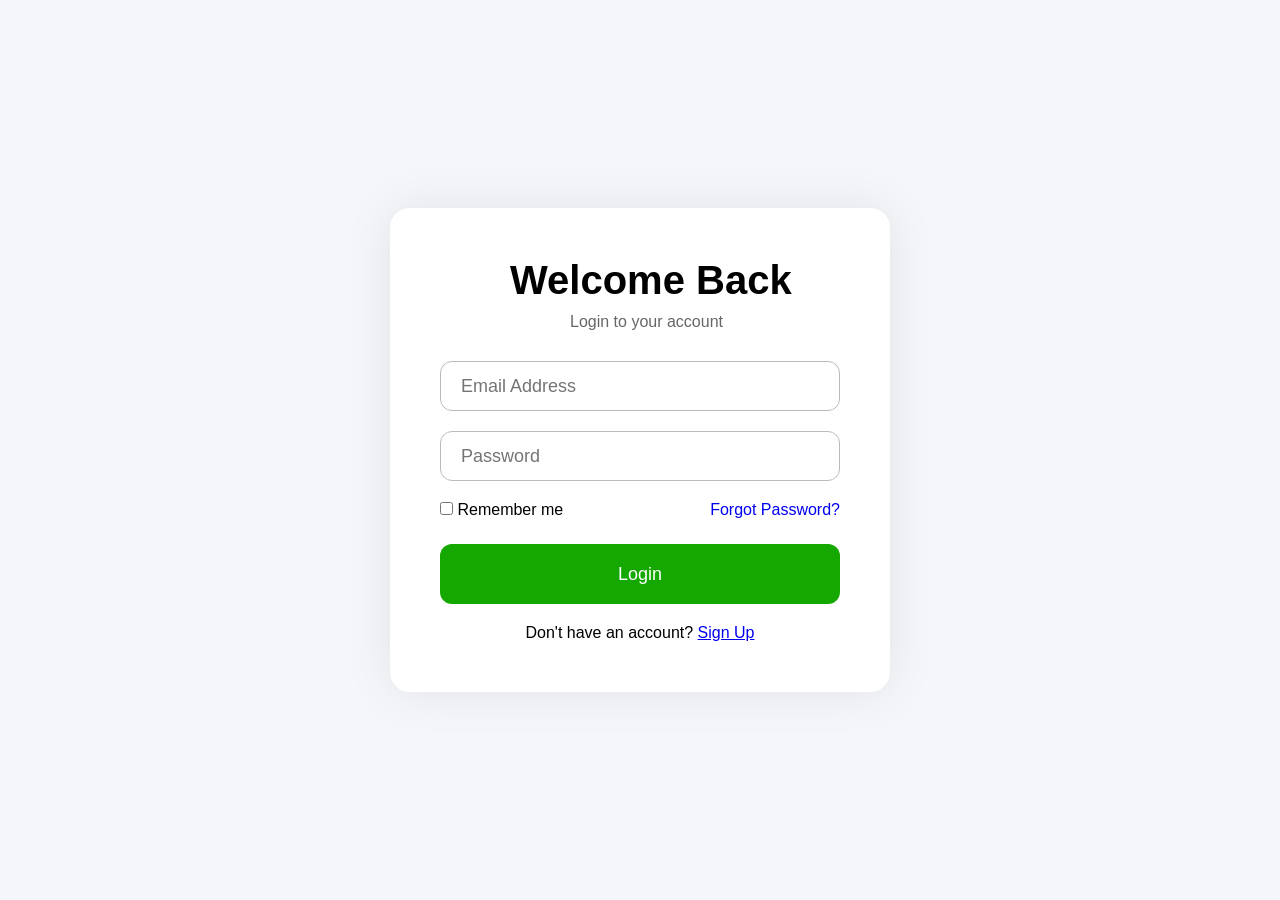
<file: Login.html>
<!DOCTYPE html>
<html lang="en">
    <head>
        <meta charset="UTF-8">
        <meta name="viewport" content="width=device-width, initial-scale=1.0">
        <title>Login</title>
        <link rel="stylesheet" href="stylee.css">
    </head>
    <body>
        <div class="login-container">
        <div class="login-box">
        <h1>Welcome Back</h1>
        <p>Login to your account</p>

        <form action="index.html">
            <div class="input-groups">
                <input type="email" placeholder="Email Address">
            </div>
            <div class="input-groups password-box">
                <input type="password" id="password" placeholder="Password">
            </div>

            <div class="options">
                <label>
                    <input type="checkbox">
                    Remember me
                </label>
                <a href="P">Forgot Password?</a>
            </div>

            <button>Login</button>
            
            <div class="signup-link">
                Don't have an account?
                <a href="Signup.html">Sign Up</a>
            </div>
        </form>
    </div>
</div>

</body>
</html>
</file>
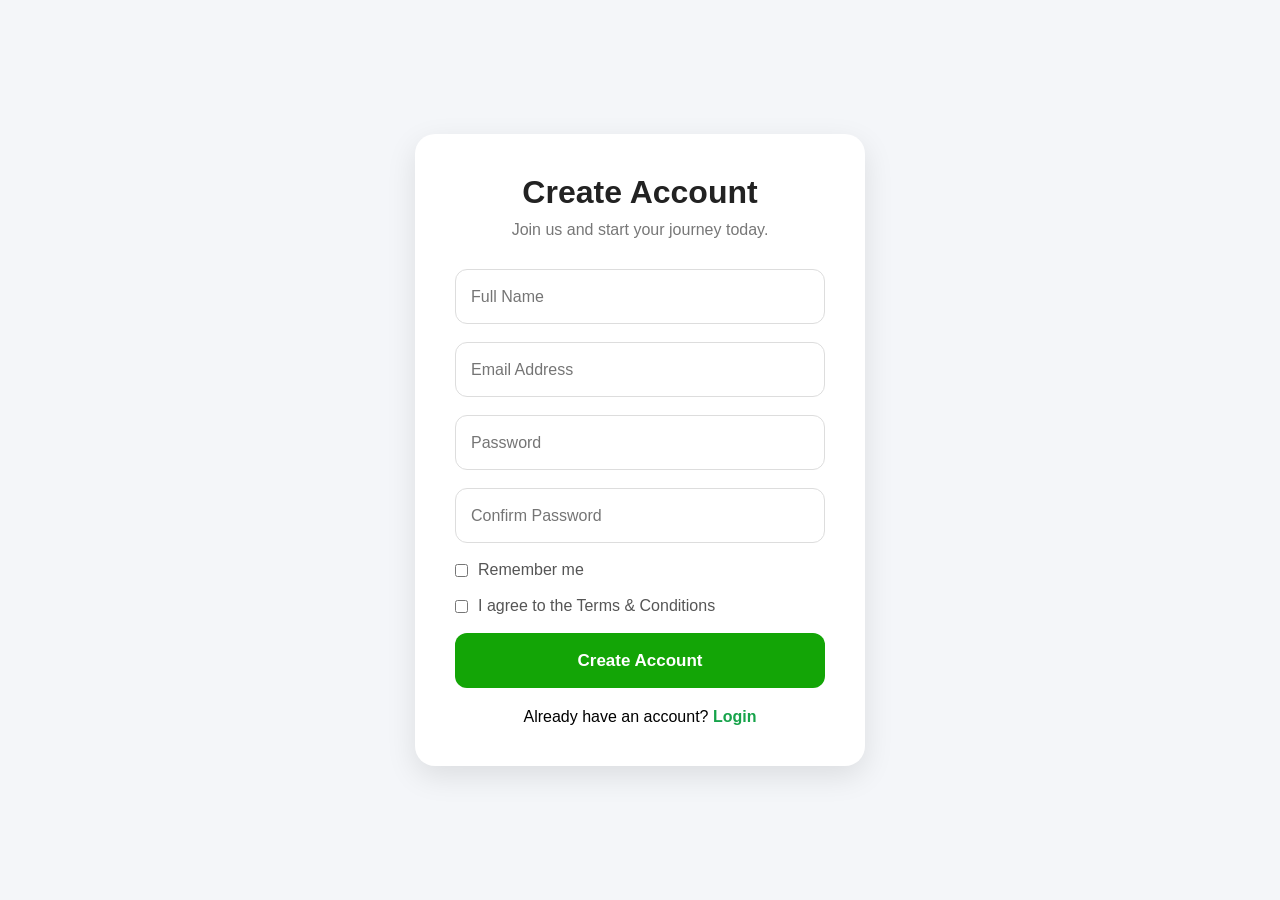
<file: Signup.html>
<!DOCTYPE html>
<html lang="en">
<head>
    <meta charset="UTF-8">
    <meta name="viewport" content="width=device-width, initial-scale=1.0">
    <title>Sign Up</title>
    <link rel="stylesheet" href="stylee.css">
</head>
<body>

<div class="signup-container">

    <div class="signup-box">

        <h1>Create Account</h1>
        <p class="subtitle">
            Join us and start your journey today.
        </p>

        <form action="Login.html">
            <div class="input-group">
                <input type="text" placeholder="Full Name">
            </div>

            <div class="input-group">
                <input type="email" placeholder="Email Address">
            </div>

            <div class="input-group password-box">
                <input type="password" placeholder="Password" id="password">
                <i class="fa-solid fa-eye toggle"></i>
            </div>

            <div class="input-group password-box">
                <input type="password" placeholder="Confirm Password">
                <i class="fa-solid fa-eye toggle"></i>
            </div>

            <div class="remember">
                <label>
                    <input type="checkbox">
                    Remember me
                </label>
            </div>

            <div class="terms">
                <label>
                    <input type="checkbox">
                    I agree to the Terms & Conditions
                </label>
            </div>

            <button class="signup-btn">
                Create Account
            </button>

        </form>

        <p class="login-link">
            Already have an account?
            <a href="Login.html">Login</a>
        </p>
    </div>
</div>
</body>
</html>
</file>
<file: stylee.css>
*{
    margin:0;
    padding:0;
    box-sizing:border-box;
    font-family:Segoe UI, sans-serif;
}

body{
    min-height:100vh;
    display:flex;
    justify-content:center;
    align-items:center;
    background:#f3f0f2;
}

.login-container{
    width:100%;
    display:flex;
    justify-content:center;
    padding:20px;
}

.login-box{
    width:500px;
    background:white;
    padding:50px;
    border-radius:20px;
    box-shadow:0 0 50px rgba(0,0,0,.08);
}

.login-box h1{
    font-size:40px;
    margin-bottom:10px;
    margin-left: 70px;
}

.login-box p{
    color:#666;
    margin-bottom:30px;
    margin-left: 130px;
}

.input-groups{
    margin-bottom:20px;
}

.input-groups input{
    width:100%;
    height:50px;
    border:1px solid #bdbaba;     
    border-radius:12px;
    padding:0 20px;
    font-size:18px;
}

.options{
    display:flex;
    justify-content:space-between;
    align-items:center;
    margin-bottom:25px;
}

.options a{
    text-decoration:none;
}

button{
    width:100%;
    height:60px;
    border:none;
    border-radius:12px;
    background:#14a800;
    color:white;
    font-size:18px;
    cursor:pointer;
}

.signup-link{
    text-align:center;
    margin-top:20px;
}

*{
    margin:0;
    padding:0;
    box-sizing:border-box;
    font-family:'Segoe UI', sans-serif;
}

body{
    background:#f4f6f9;
    display:flex;
    justify-content:center;
    align-items:center;
    min-height:100vh;
    padding:20px;
}

.signup-container{
    width:100%;
    display:flex;
    justify-content:center;
}

.signup-box{
    width:450px;
    background:white;
    padding:40px;
    border-radius:20px;
    box-shadow:0 10px 30px rgba(0,0,0,.1);
}

.signup-box h1{
    text-align:center;
    color:#222;
    margin-bottom:10px;
}

.subtitle{
    text-align:center;
    color:#777;
    margin-bottom:30px;
}

.input-group{
    margin-bottom:18px;
}

.input-group input{
    width:100%;
    height:55px;
    border:1px solid #ddd;
    border-radius:12px;
    padding:0 15px;
    font-size:16px;
    outline:none;
}

.input-group input:focus{
    border-color:#16a34a;
}

.password-box{
    position:relative;
}

.toggle{
    position:absolute;
    right:18px;
    top:50%;
    transform:translateY(-50%);
    color:#888;
    cursor:pointer;
}

.remember,
.terms{
    margin-bottom:18px;
    color:#555;
}

.remember label,
.terms label{
    display:flex;
    align-items:center;
    gap:10px;
}

.signup-btn{
    width:100%;
    height:55px;
    border:none;
    border-radius:12px;
    background:#13a506;
    color:white;
    font-size:17px;
    font-weight:bold;
    cursor:pointer;
    transition:.3s;
}

.signup-btn:hover{
    background:#15803d;
}

.login-link{
    text-align:center;
    margin-top:20px;
}

.login-link a{
    color:#16a34a;
    text-decoration:none;
    font-weight:bold;
}

@media(max-width:425px){

.signup-box{
    width:100%;
    padding:30px 20px;
}

.signup-box h1{
    font-size:28px;
}

.input-group input{
    height:50px;
}

.login-box h1{
    font-size: 30px;
    margin-left: 20px;
}

.login-box p{
    margin-left: 45px;
}

.options{
    font-size: 10px;
    position: relative;
    right: 35px;
}

.signup-btn{
    margin-left: 35px;
}

.options a{
    position: relative;
    left: 70px;
}

.login-box{
    padding-bottom: 10%;
    padding-top: 10%;
}

.input-groups input{
    height: 38px;
    width: 130%;
    position: relative;
    right: 35px;
    font-size: 12px;
    border-radius: 5px;
}

button{
    height: 38px;
    font-size: 15px;
    width: 130%;
    position: relative;
    right: 35px;
    border-radius: 5px;
}

.signup-link{
    font-size: 15px;
}
}

@media(max-width:375px){

.signup-box{
    padding:25px 18px;
}

.signup-box h1{
    font-size:25px;
}

.subtitle{
    font-size:14px;
}

.input-group input{
    font-size:14px;
}

.signup-btn{
    font-size:15px;
}

.login-box h1{
    font-size: 25px;
    margin-left: 15px;
}

.login-box p{
    margin-left: 35px;
    font-size: 14px;
}

.signup-link{
    font-size: 11px;
}

.options a{
    position: relative;
    left: 60px;
}

}

@media(max-width:320px){

.signup-box{
    padding:20px 15px;
}

.signup-box h1{
    font-size:22px;
}

.login-box{
    padding-bottom: 10%;
    padding-top: 10%;
}

.subtitle{
    font-size:13px;
}

.input-group input{
    height:45px;
    font-size:13px;
}

.signup-btn{
    height:48px;
    font-size:14px;
    margin-left: 35px;
}

.remember,
.terms{
    font-size:12px;
}

.login-box h1{
    font-size: 17px;
    margin-left: 12px;
}

.login-box p{
    margin-left: 23px;
    font-size: 10px;
}

.options{
    font-size: 8px;
    align-items: center;
}

.options input{
    width: 8px;
}

.options a{
    position: relative;
    left: 70px;
}

.signup-link{
    font-size: 8px;
}

.signup-link a{
    font-size: 7px;
}

.input-groups input{
    height: 29px;
    width: 150%;
    position: relative;
    right: 35px;
    font-size: 12px;
    border-radius: 5px;
}

button{
    height: 29px;
    font-size: 15px;
    width: 150%;
    position: relative;
    right: 35px;
    border-radius: 5px;
}


}
</file>
